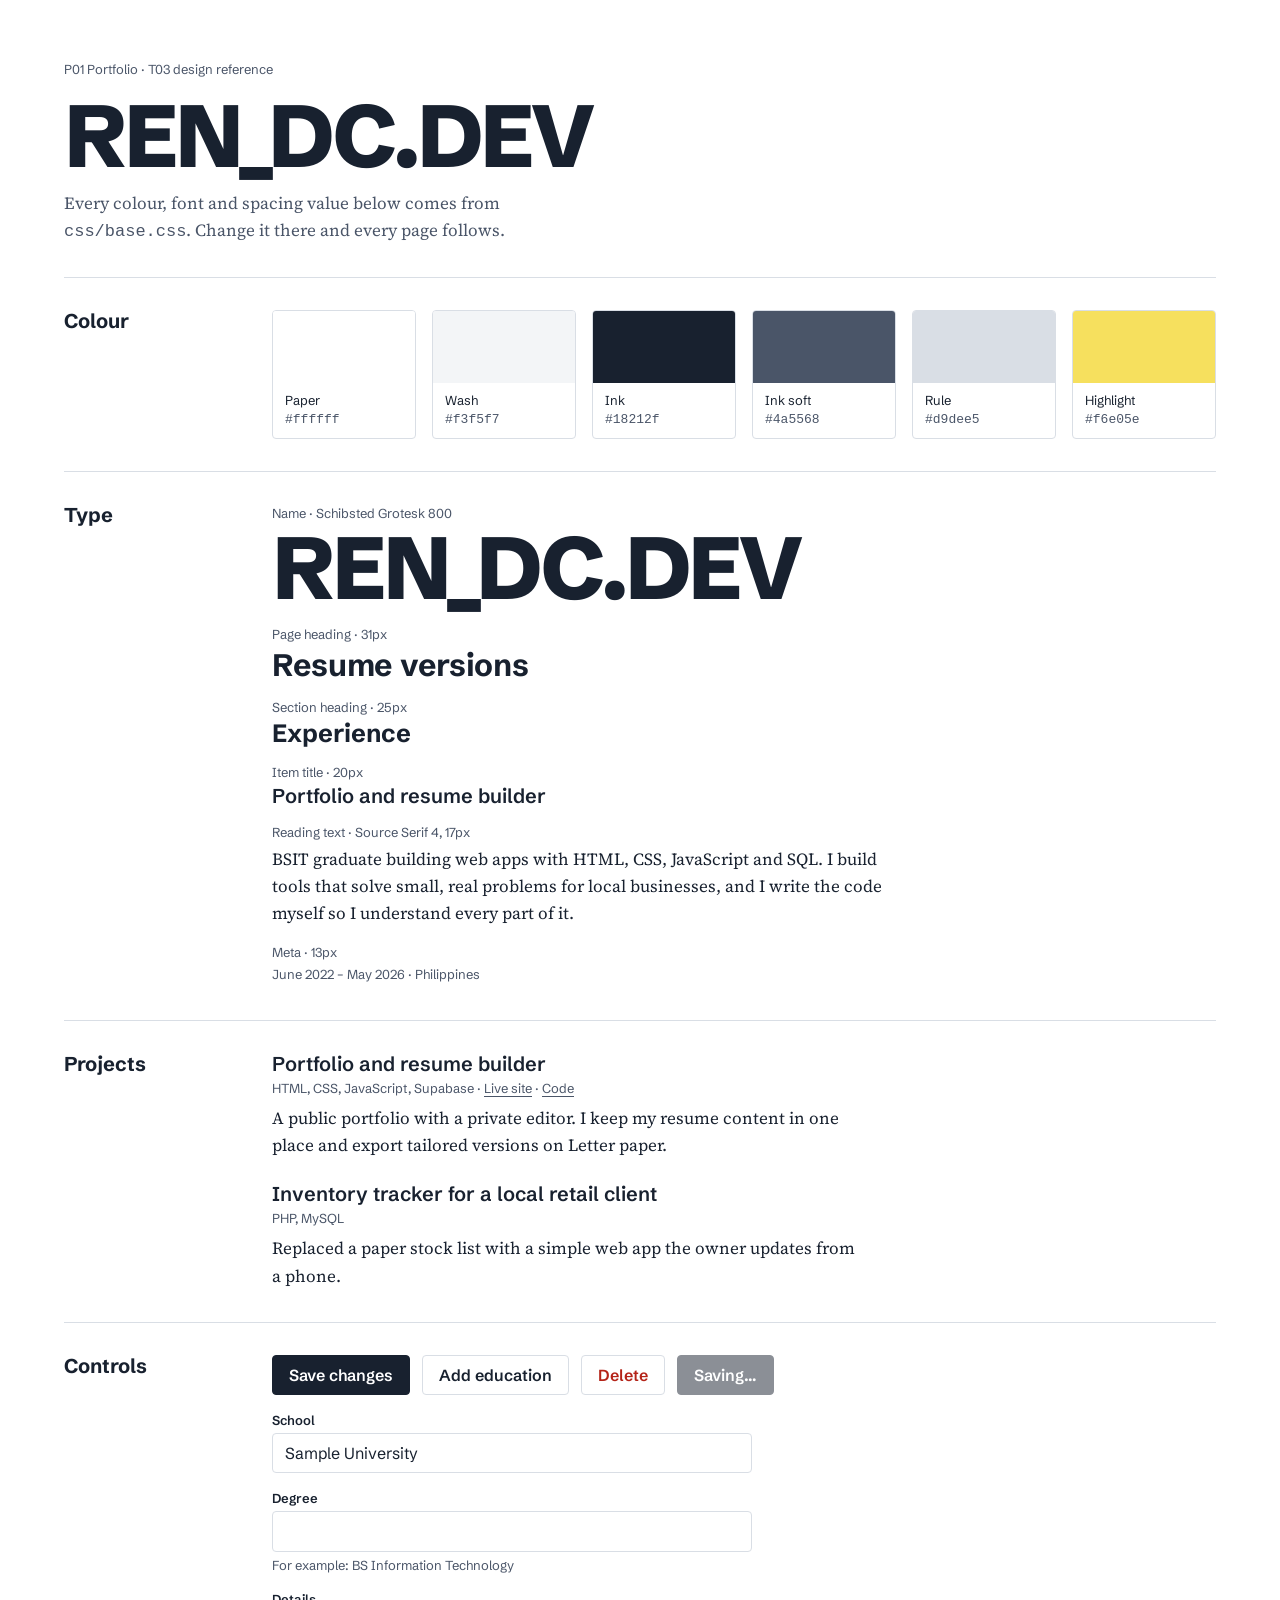
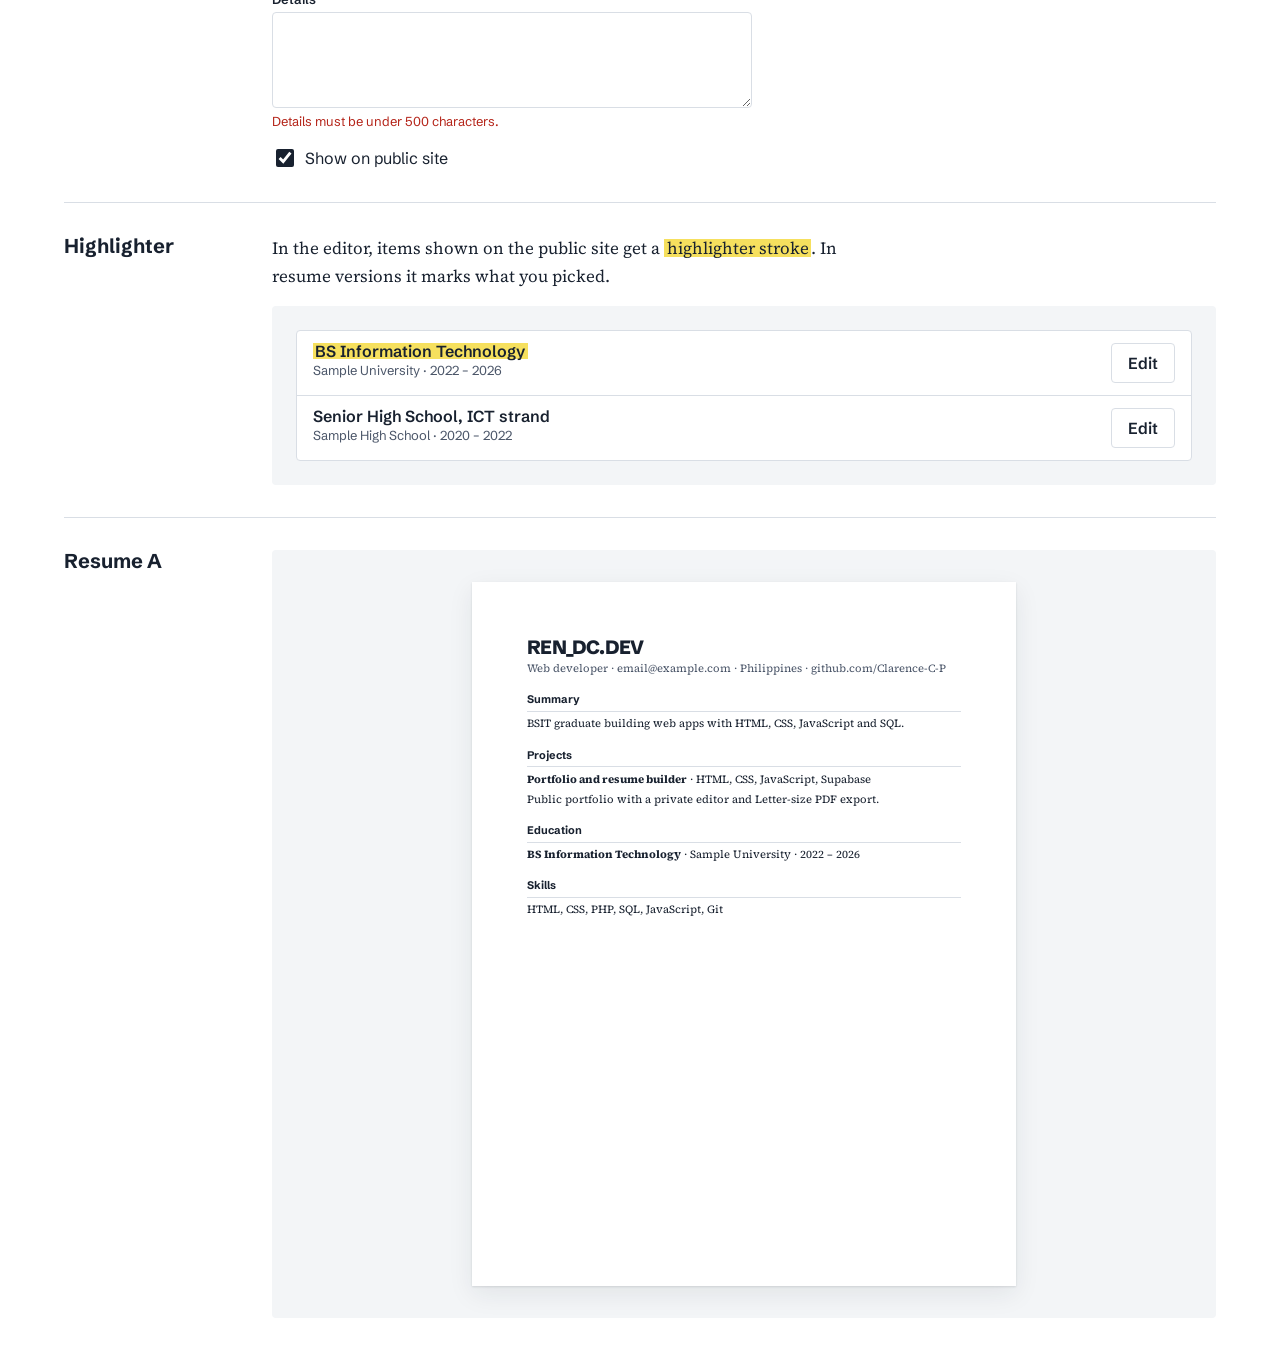
<file: design/styleguide.html>
<!doctype html>
<html lang="en">
<head>
  <meta charset="utf-8">
  <meta name="viewport" content="width=device-width, initial-scale=1">
  <title>Style guide · Portfolio</title>
  <link rel="preconnect" href="https://fonts.googleapis.com">
  <link rel="preconnect" href="https://fonts.gstatic.com" crossorigin>
  <link rel="stylesheet" href="https://fonts.googleapis.com/css2?family=Schibsted+Grotesk:wght@400..800&family=Source+Serif+4:ital,opsz,wght@0,8..60,400..700;1,8..60,400..700&display=swap">
  <link rel="stylesheet" href="../css/base.css">
  <style>
    /* Styles only for this reference page */
    .sg-head { padding-block: var(--space-12) var(--space-8); }
    .sg-head p { margin-top: var(--space-3); max-width: 60ch; color: var(--ink-soft); }

    .swatches { display: grid; grid-template-columns: repeat(auto-fill, minmax(9rem, 1fr)); gap: var(--space-4); }
    .swatch { border: 1px solid var(--rule); border-radius: var(--radius); overflow: hidden; }
    .swatch div { height: 4.5rem; }
    .swatch p { padding: var(--space-2) var(--space-3); font-size: var(--text-sm); }
    .swatch code { color: var(--ink-soft); }

    .scale > * + * { margin-top: var(--space-4); }
    .scale .meta { display: block; margin-bottom: var(--space-1); }

    .row-actions { display: flex; flex-wrap: wrap; gap: var(--space-3); align-items: center; }
    .form-demo { display: grid; gap: var(--space-4); max-width: 30rem; }

    /* Editor list preview */
    .list { border: 1px solid var(--rule); border-radius: var(--radius); background: var(--paper); }
    .list-item { display: flex; justify-content: space-between; gap: var(--space-4); align-items: center; padding: var(--space-3) var(--space-4); }
    .list-item + .list-item { border-top: 1px solid var(--rule); }
    .list-item h3 { font-size: var(--text-base); }
    .editor-demo { background: var(--wash); padding: var(--space-6); border-radius: var(--radius); }

    /* Public-page entry */
    .entry + .entry { margin-top: var(--space-6); }
    .entry .meta { margin-top: var(--space-1); }
    .entry .prose { margin-top: var(--space-2); }

    /* Letter sheet preview (scaled) */
    .desk { background: var(--wash); padding: var(--space-8) var(--space-4); border-radius: var(--radius); }
    .sheet {
      width: 100%; max-width: 34rem; aspect-ratio: 8.5 / 11; margin-inline: auto;
      background: var(--paper); box-shadow: 0 1px 2px rgb(24 33 47 / 0.12), 0 8px 24px rgb(24 33 47 / 0.08);
      padding: 6%; font-family: var(--font-serif); font-size: 0.6875rem; line-height: 1.45;
    }
    .sheet h4 { font-family: var(--font-sans); font-size: 1.75em; font-weight: 800; letter-spacing: -0.02em; }
    .sheet .contact { color: var(--ink-soft); margin-top: 0.3em; }
    .sheet h5 { font-family: var(--font-sans); font-size: 1em; margin: 1.4em 0 0.4em; padding-bottom: 0.25em; border-bottom: 1px solid var(--rule); }
    .sheet p + p { margin-top: 0.35em; }
  </style>
</head>
<body>
  <main class="container">

    <header class="sg-head">
      <p class="meta">P01 Portfolio · T03 design reference</p>
      <h1 class="name" style="margin-top: var(--space-4)">REN_DC.DEV</h1>
      <p class="prose">Every colour, font and spacing value below comes from <code>css/base.css</code>. Change it there and every page follows.</p>
    </header>

    <section class="rail" aria-labelledby="c-colour">
      <h2 id="c-colour">Colour</h2>
      <div class="swatches">
        <div class="swatch"><div style="background:var(--paper)"></div><p>Paper<br><code>#ffffff</code></p></div>
        <div class="swatch"><div style="background:var(--wash)"></div><p>Wash<br><code>#f3f5f7</code></p></div>
        <div class="swatch"><div style="background:var(--ink)"></div><p>Ink<br><code>#18212f</code></p></div>
        <div class="swatch"><div style="background:var(--ink-soft)"></div><p>Ink soft<br><code>#4a5568</code></p></div>
        <div class="swatch"><div style="background:var(--rule)"></div><p>Rule<br><code>#d9dee5</code></p></div>
        <div class="swatch"><div style="background:var(--highlight)"></div><p>Highlight<br><code>#f6e05e</code></p></div>
      </div>
    </section>

    <section class="rail" aria-labelledby="c-type">
      <h2 id="c-type">Type</h2>
      <div class="scale">
        <div><span class="meta">Name · Schibsted Grotesk 800</span><p class="name">REN_DC.DEV</p></div>
        <div><span class="meta">Page heading · 31px</span><h1>Resume versions</h1></div>
        <div><span class="meta">Section heading · 25px</span><h2>Experience</h2></div>
        <div><span class="meta">Item title · 20px</span><h3>Portfolio and resume builder</h3></div>
        <div><span class="meta">Reading text · Source Serif 4, 17px</span>
          <p class="prose">BSIT graduate building web apps with HTML, CSS, JavaScript and SQL. I build tools that solve small, real problems for local businesses, and I write the code myself so I understand every part of it.</p>
        </div>
        <div><span class="meta">Meta · 13px</span><p class="meta">June 2022 – May 2026 · Philippines</p></div>
      </div>
    </section>

    <section class="rail" aria-labelledby="c-public">
      <h2 id="c-public">Projects</h2>
      <div>
        <article class="entry">
          <h3>Portfolio and resume builder</h3>
          <p class="meta">HTML, CSS, JavaScript, Supabase · <a href="#">Live site</a> · <a href="#">Code</a></p>
          <p class="prose">A public portfolio with a private editor. I keep my resume content in one place and export tailored versions on Letter paper.</p>
        </article>
        <article class="entry">
          <h3>Inventory tracker for a local retail client</h3>
          <p class="meta">PHP, MySQL</p>
          <p class="prose">Replaced a paper stock list with a simple web app the owner updates from a phone.</p>
        </article>
      </div>
    </section>

    <section class="rail" aria-labelledby="c-controls">
      <h2 id="c-controls">Controls</h2>
      <div class="scale">
        <div class="row-actions">
          <button class="btn" type="button">Save changes</button>
          <button class="btn btn-quiet" type="button">Add education</button>
          <button class="btn btn-danger" type="button">Delete</button>
          <button class="btn" type="button" disabled>Saving…</button>
        </div>
        <form class="form-demo" onsubmit="return false">
          <div class="field">
            <label for="sg-school">School</label>
            <input id="sg-school" type="text" value="Sample University">
          </div>
          <div class="field">
            <label for="sg-degree">Degree</label>
            <input id="sg-degree" type="text" aria-describedby="sg-degree-hint">
            <span class="hint" id="sg-degree-hint">For example: BS Information Technology</span>
          </div>
          <div class="field">
            <label for="sg-details">Details</label>
            <textarea id="sg-details"></textarea>
            <span class="error">Details must be under 500 characters.</span>
          </div>
          <label class="check"><input type="checkbox" checked> Show on public site</label>
        </form>
      </div>
    </section>

    <section class="rail" aria-labelledby="c-editor">
      <h2 id="c-editor">Highlighter</h2>
      <div class="scale">
        <p class="prose">In the editor, items shown on the public site get a <mark>highlighter stroke</mark>. In resume versions it marks what you picked.</p>
        <div class="editor-demo">
          <div class="list">
            <div class="list-item">
              <div><h3><mark>BS Information Technology</mark></h3><p class="meta">Sample University · 2022 – 2026</p></div>
              <button class="btn btn-quiet" type="button">Edit</button>
            </div>
            <div class="list-item">
              <div><h3>Senior High School, ICT strand</h3><p class="meta">Sample High School · 2020 – 2022</p></div>
              <button class="btn btn-quiet" type="button">Edit</button>
            </div>
          </div>
        </div>
      </div>
    </section>

    <section class="rail" aria-labelledby="c-resume">
      <h2 id="c-resume">Resume A</h2>
      <div class="desk">
        <div class="sheet" role="img" aria-label="Scaled preview of the single-column resume on Letter paper">
          <h4>REN_DC.DEV</h4>
          <p class="contact">Web developer · email@example.com · Philippines · github.com/Clarence-C-P</p>
          <h5>Summary</h5>
          <p>BSIT graduate building web apps with HTML, CSS, JavaScript and SQL.</p>
          <h5>Projects</h5>
          <p><b>Portfolio and resume builder</b> · HTML, CSS, JavaScript, Supabase</p>
          <p>Public portfolio with a private editor and Letter-size PDF export.</p>
          <h5>Education</h5>
          <p><b>BS Information Technology</b> · Sample University · 2022 – 2026</p>
          <h5>Skills</h5>
          <p>HTML, CSS, PHP, SQL, JavaScript, Git</p>
        </div>
      </div>
    </section>

  </main>
</body>
</html>
</file>
<file: css/base.css>
/* =====================================================================
   base.css · shared design tokens + base styles
   Used by every page: public site, editor and resume.
   Change a colour or font HERE and the whole project follows.

   Fonts are loaded in each HTML <head> (faster than @import):
   <link rel="preconnect" href="https://fonts.googleapis.com">
   <link rel="preconnect" href="https://fonts.gstatic.com" crossorigin>
   <link rel="stylesheet" href="https://fonts.googleapis.com/css2?family=Schibsted+Grotesk:wght@400..800&family=Source+Serif+4:ital,opsz,wght@0,8..60,400..700;1,8..60,400..700&display=swap">
   ===================================================================== */

:root {
  /* ---- Colour ------------------------------------------------------ */
  --paper:      #ffffff;  /* page + resume background                  */
  --wash:       #f3f5f7;  /* editor background, desk behind preview    */
  --ink:        #18212f;  /* main text                                 */
  --ink-soft:   #4a5568;  /* dates, companies, secondary text          */
  --rule:       #d9dee5;  /* thin lines, input borders                 */
  --highlight:  #f6e05e;  /* ONLY as a background behind ink text      */
  --danger:     #b42318;  /* delete buttons, error messages            */

  /* ---- Type -------------------------------------------------------- */
  --font-sans:  "Schibsted Grotesk", "Segoe UI", system-ui, sans-serif;
  --font-serif: "Source Serif 4", Georgia, "Times New Roman", serif;

  /* Scale: ratio 1.25 (major third), base 1rem = 16px */
  --text-sm:    0.8125rem; /* 13px  meta, captions     */
  --text-base:  1rem;      /* 16px  UI text            */
  --text-body:  1.0625rem; /* 17px  reading text       */
  --text-md:    1.25rem;   /* 20px  item titles        */
  --text-lg:    1.5625rem; /* 25px  section headings   */
  --text-xl:    1.9375rem; /* 31px  page headings      */
  --text-name:  clamp(2.75rem, 1.5rem + 6vw, 5.5rem); /* your name */

  --leading-tight: 1.1;
  --leading-ui:    1.4;
  --leading-body:  1.6;   /* serif reading text gets more air */

  /* ---- Space (4px steps) ------------------------------------------- */
  --space-1: 0.25rem;  /*  4px */
  --space-2: 0.5rem;   /*  8px */
  --space-3: 0.75rem;  /* 12px */
  --space-4: 1rem;     /* 16px */
  --space-6: 1.5rem;   /* 24px */
  --space-8: 2rem;     /* 32px */
  --space-12: 3rem;    /* 48px */
  --space-16: 4rem;    /* 64px */

  /* ---- Layout ------------------------------------------------------ */
  --measure:     68ch;    /* max line length for reading text */
  --page-max:    72rem;   /* 1152px widest content            */
  --rail-width:  11rem;   /* left column with section names   */
  --radius:      4px;     /* buttons + inputs only            */
  --focus:       2px solid var(--ink);
}

/* ---- Reset (small and safe) ---------------------------------------- */
*,
*::before,
*::after { box-sizing: border-box; }

html { -webkit-text-size-adjust: 100%; }

body {
  margin: 0;
  background: var(--paper);
  color: var(--ink);
  font-family: var(--font-sans);
  font-size: var(--text-base);
  line-height: var(--leading-ui);
  -webkit-font-smoothing: antialiased;
}

img { display: block; max-width: 100%; height: auto; }

h1, h2, h3, h4, p, ul, ol, figure { margin: 0; }

/* ---- Typography ---------------------------------------------------- */
h1, h2, h3, h4 {
  font-family: var(--font-sans);
  line-height: var(--leading-tight);
  font-weight: 700;
  text-wrap: balance;
}
h1 { font-size: var(--text-xl); letter-spacing: -0.01em; }
h2 { font-size: var(--text-lg); }
h3 { font-size: var(--text-md); font-weight: 600; }

.name {
  font-size: var(--text-name);
  font-weight: 800;
  letter-spacing: -0.035em;
  line-height: 0.95;
}

.prose {
  font-family: var(--font-serif);
  font-size: var(--text-body);
  line-height: var(--leading-body);
  max-width: var(--measure);
  text-wrap: pretty;
}
.prose > * + * { margin-top: var(--space-4); }

.meta {
  color: var(--ink-soft);
  font-size: var(--text-sm);
}

a {
  color: inherit;
  text-decoration-thickness: 1px;
  text-underline-offset: 0.2em;
}
a:hover { text-decoration-thickness: 2px; }

/* The highlighter: a marker stroke behind ink text. */
.highlight,
mark {
  background: linear-gradient(transparent 12%, var(--highlight) 12%, var(--highlight) 88%, transparent 88%);
  color: var(--ink);
  padding: 0 0.15em;
  -webkit-box-decoration-break: clone;
  box-decoration-break: clone;
}

/* ---- Focus: always visible for keyboard users ---------------------- */
:focus-visible {
  outline: var(--focus);
  outline-offset: 2px;
}

/* ---- Buttons ------------------------------------------------------- */
.btn {
  display: inline-flex;
  align-items: center;
  gap: var(--space-2);
  min-height: 2.5rem;              /* 40px: easy to tap on a phone */
  padding: 0 var(--space-4);
  border: 1px solid var(--ink);
  border-radius: var(--radius);
  background: var(--ink);
  color: var(--paper);
  font: 600 var(--text-base) / 1 var(--font-sans);
  text-decoration: none;
  cursor: pointer;
}
.btn:hover { background: #2a3547; }

.btn-quiet {
  background: transparent;
  color: var(--ink);
  border-color: var(--rule);
}
.btn-quiet:hover { background: var(--wash); border-color: var(--ink-soft); }

.btn-danger {
  background: transparent;
  color: var(--danger);
  border-color: var(--rule);
}
.btn-danger:hover { border-color: var(--danger); background: #fef3f2; }

.btn:disabled { opacity: 0.5; cursor: not-allowed; }

/* ---- Forms --------------------------------------------------------- */
.field { display: grid; gap: var(--space-1); }

.field label {
  font-weight: 600;
  font-size: var(--text-sm);
}

.field input,
.field textarea,
.field select {
  width: 100%;
  min-height: 2.5rem;
  padding: var(--space-2) var(--space-3);
  border: 1px solid var(--rule);
  border-radius: var(--radius);
  background: var(--paper);
  color: var(--ink);
  font: var(--text-base) / var(--leading-ui) var(--font-sans);
}
.field textarea { min-height: 6rem; resize: vertical; }
.field input:hover,
.field textarea:hover,
.field select:hover { border-color: var(--ink-soft); }
.field input:focus-visible,
.field textarea:focus-visible,
.field select:focus-visible { outline-offset: 0; border-color: var(--ink); }

.field .hint { color: var(--ink-soft); font-size: var(--text-sm); }
.field .error { color: var(--danger); font-size: var(--text-sm); }

.check {
  display: inline-flex;
  align-items: center;
  gap: var(--space-2);
  cursor: pointer;
}
.check input { width: 1.125rem; height: 1.125rem; accent-color: var(--ink); }

/* ---- Rail layout: section name left, content right ----------------- */
/* Used on the public page. Stacks on phones.                           */
.rail {
  display: grid;
  gap: var(--space-4);
  padding-block: var(--space-8);
  border-top: 1px solid var(--rule);
}
.rail > h2 { font-size: var(--text-md); }

@media (min-width: 48rem) {
  .rail {
    grid-template-columns: var(--rail-width) 1fr;
    gap: var(--space-8);
  }
  .rail > h2 {
    position: sticky;
    top: var(--space-6);
    align-self: start;
  }
}

/* ---- Helpers ------------------------------------------------------- */
.container {
  width: min(100% - 2 * var(--space-4), var(--page-max));
  margin-inline: auto;
}

.visually-hidden {
  position: absolute !important;
  width: 1px; height: 1px;
  overflow: hidden;
  clip: rect(0 0 0 0);
  white-space: nowrap;
}

/* ---- Motion: respect the user's setting ---------------------------- */
@media (prefers-reduced-motion: reduce) {
  *, *::before, *::after {
    animation-duration: 0.01ms !important;
    transition-duration: 0.01ms !important;
    scroll-behavior: auto !important;
  }
}
</file>
